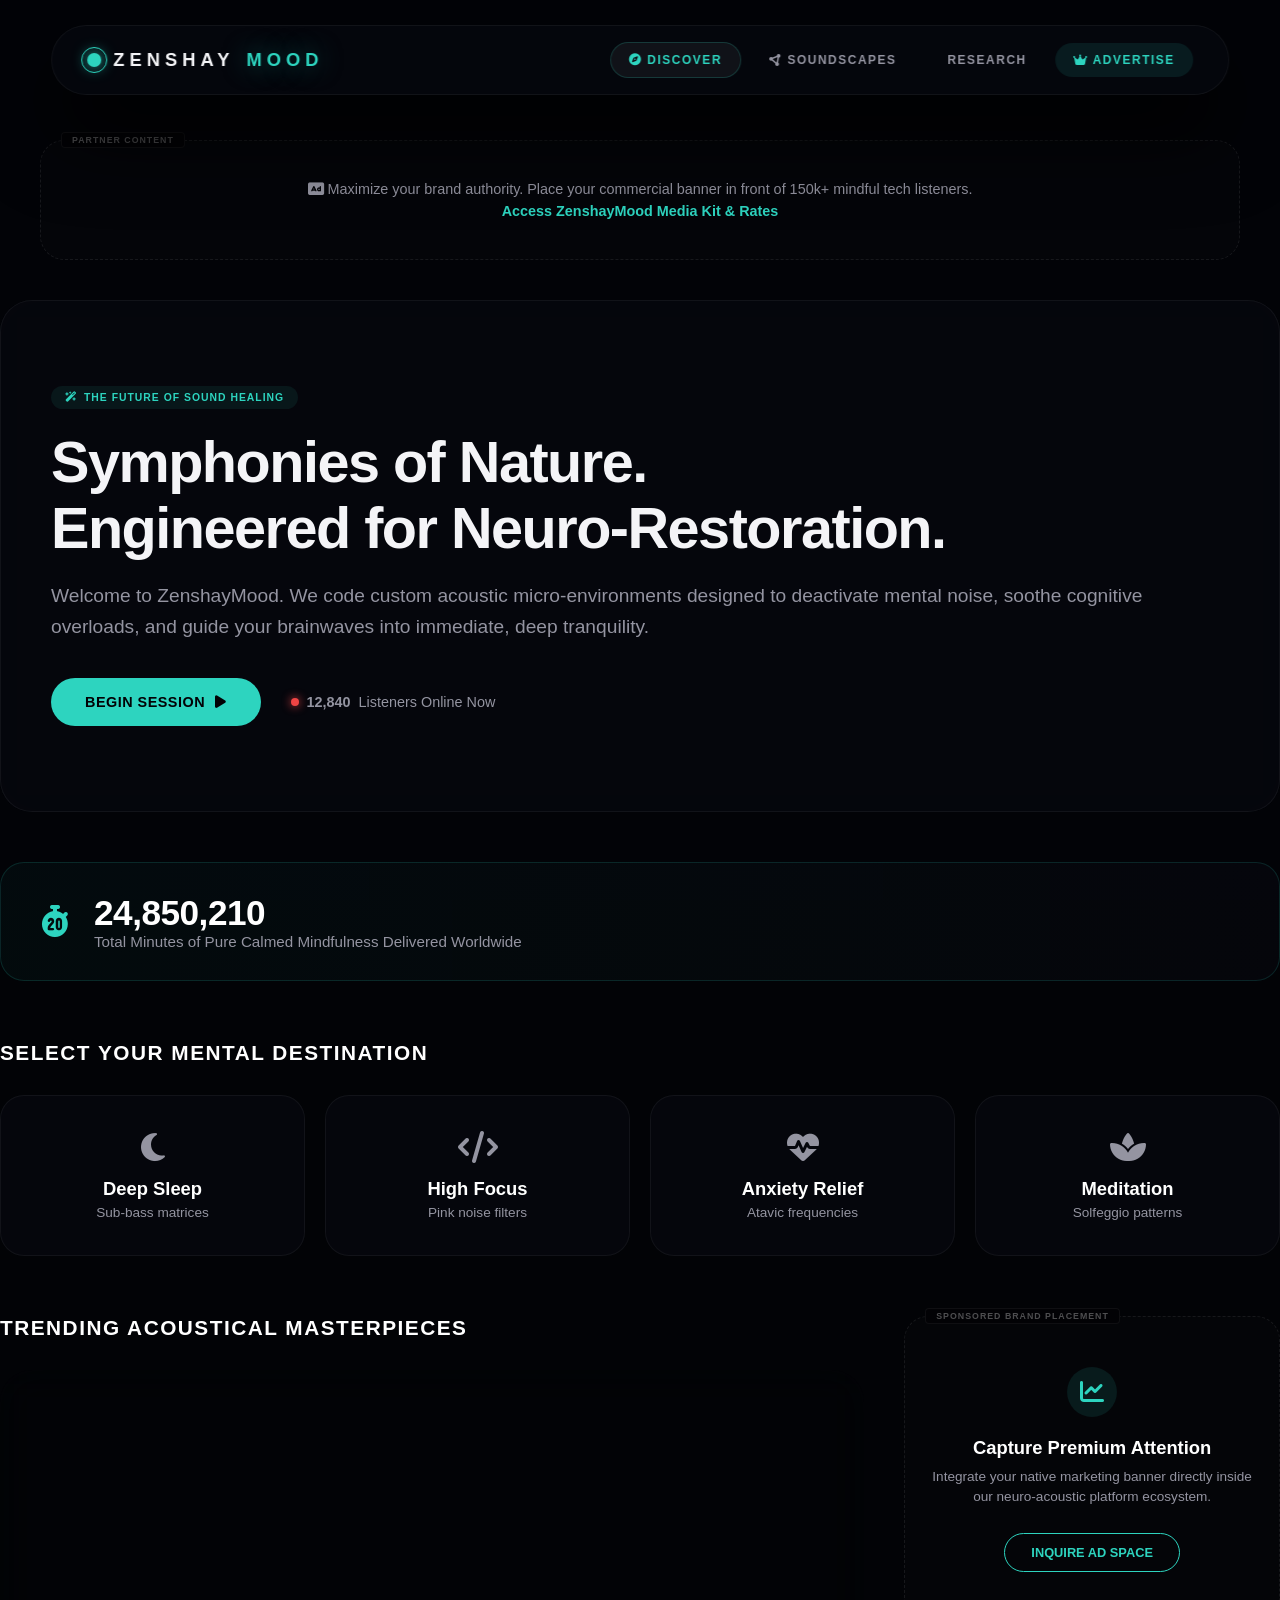
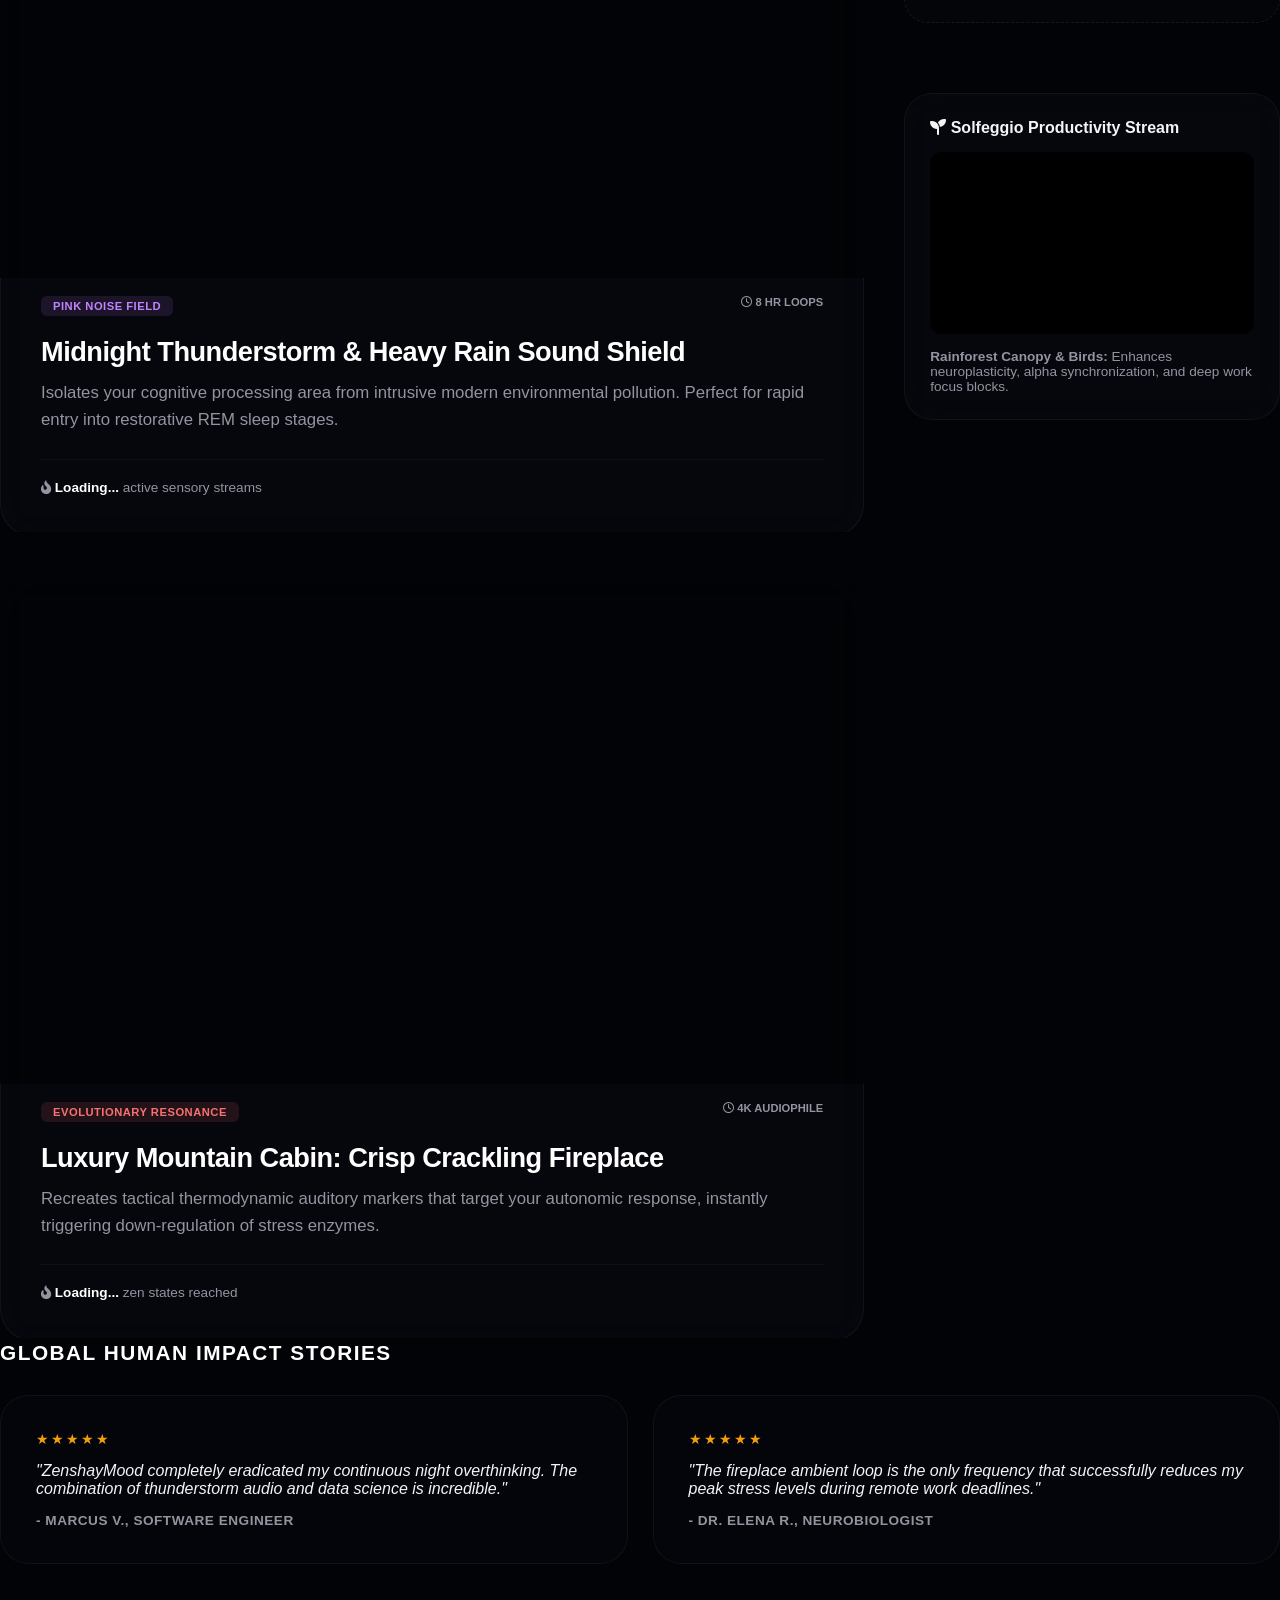
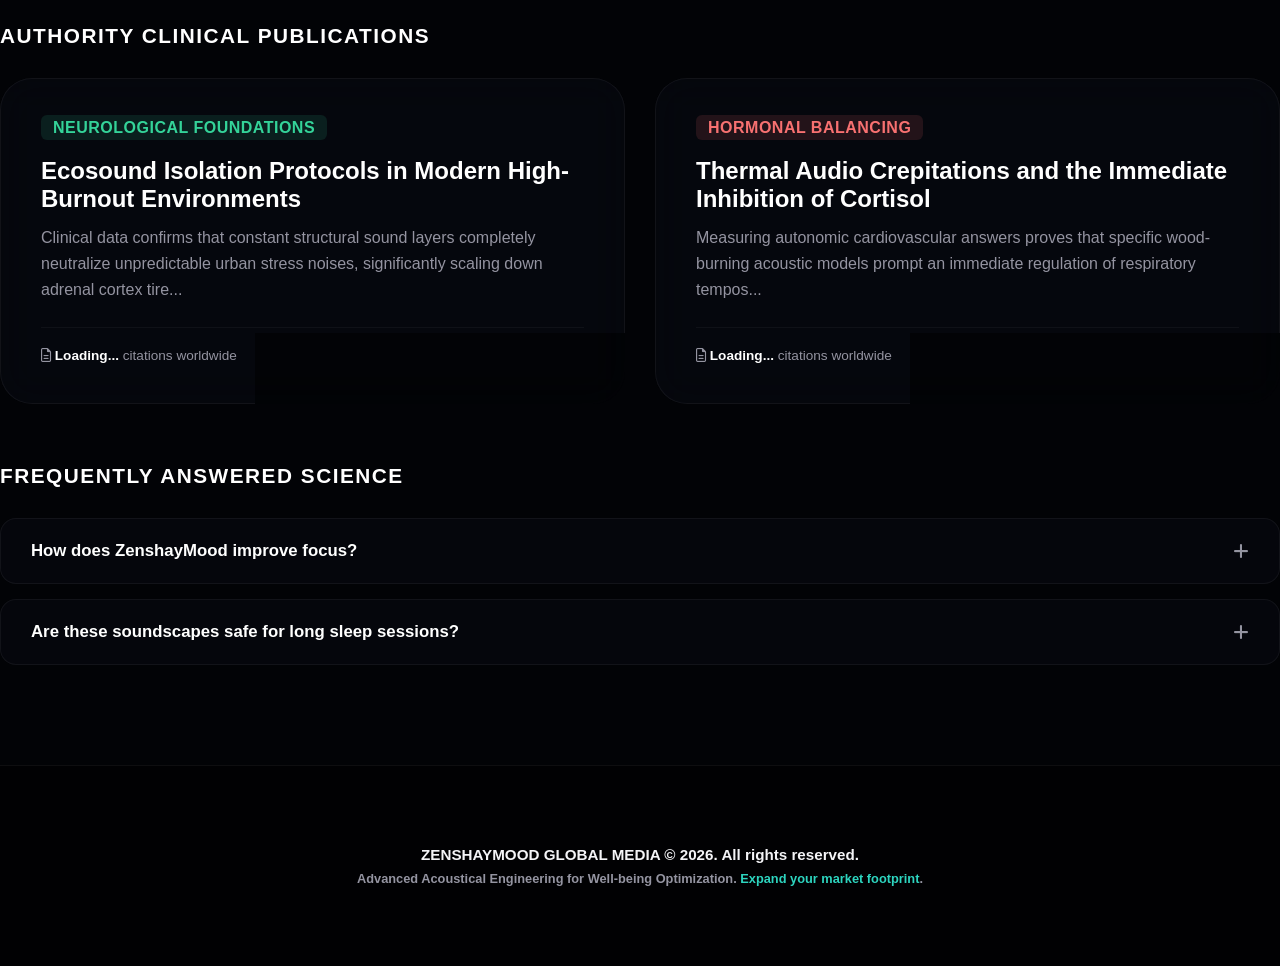
<file: index.html>
<!DOCTYPE html>
<html lang="en">
<head>
    <meta charset="UTF-8">
    <meta name="viewport" content="width=device-width, initial-scale=1.0">
    <title>ZenshayMood | Interactive Neuro-Acoustic Ecosystem</title>
    <link rel="stylesheet" href="style.css">
    <link rel="stylesheet" href="https://cdnjs.cloudflare.com/ajax/libs/font-awesome/6.4.0/css/all.min.css">
    <script src="script.js" defer></script>
</head>
<body>

    <!-- 🌊 DEFINITIVE: Professional Interactive Fluid Water Canvas -->
    <canvas id="water-canvas"></canvas>

    <!-- Premium Glassmorphic Header -->
    <nav>
        <div class="logo" onclick="switchTab('inicio')">
            <div class="logo-icon"></div>
            ZENSHAY<span>MOOD</span>
        </div>
        <ul class="nav-links">
            <li class="nav-btn active" data-target="inicio"><i class="fa-solid fa-compass"></i> Discover</li>
            <li class="nav-btn" data-target="sonidos"><i class="fa-solid fa-circle-nodes"></i> Soundscapes</li>
            <li class="nav-btn" data-target="articulos"><i class="fa-solid fa-flask-pulse"></i> Research</li>
            <li class="nav-btn advertise-nav" data-target="publicidad"><i class="fa-solid fa-crown"></i> Advertise</li>
        </ul>
    </nav>

    <!-- SPONSORED HEADER LEADERSHIP BANNER -->
    <div class="ad-container ad-leaderboard scroll-animate">
        <div class="ad-badge">PARTNER CONTENT</div>
        <div class="ad-placeholder">
            <p><i class="fa-solid fa-rectangle-ad"></i> Maximize your brand authority. Place your commercial banner in front of 150k+ mindful tech listeners.</p>
            <span class="ad-link" onclick="switchTab('publicidad')">Access ZenshayMood Media Kit & Rates</span>
        </div>
    </div>

    <!-- MAIN PLATFORM INTERFACE -->
    <main class="container">
        
        <!-- ================= SECTION 1: EXTENDED HOME ================= -->
        <section id="inicio" class="tab-section active">
            
            <!-- BLOCK 1: IMMERSIVE HERO -->
            <div class="hero-container scroll-animate">
                <span class="hero-badge"><i class="fa-solid fa-wand-magic-sparkles"></i> The Future of Sound Healing</span>
                <h2>Symphonies of Nature.<br>Engineered for Neuro-Restoration.</h2>
                <p>Welcome to ZenshayMood. We code custom acoustic micro-environments designed to deactivate mental noise, soothe cognitive overloads, and guide your brainwaves into immediate, deep tranquility.</p>
                <div class="hero-actions">
                    <button class="btn-main" onclick="switchTab('sonidos')">Begin Session <i class="fa-solid fa-play"></i></button>
                    <span class="live-indicator"><span class="pulse-dot"></span> <strong>12,840</strong> Listeners Online Now</span>
                </div>
            </div>

            <!-- BLOCK 2: LIVE METRICS TICKER -->
            <div class="ticker-section scroll-animate">
                <div class="ticker-card">
                    <i class="fa-solid fa-stopwatch-20 fa-2x animate-icon"></i>
                    <div>
                        <h4 id="live-minutes">24,850,210</h4>
                        <p>Total Minutes of Pure Calmed Mindfulness Delivered Worldwide</p>
                    </div>
                </div>
            </div>

            <!-- BLOCK 3: MOOD CATEGORIES INTERACTIVE MATRIX -->
            <h3 class="section-title scroll-animate">Select Your Mental Destination</h3>
            <div class="mood-matrix scroll-animate">
                <div class="mood-item" onclick="switchTab('sonidos')">
                    <i class="fa-solid fa-moon"></i>
                    <h4>Deep Sleep</h4>
                    <p>Sub-bass matrices</p>
                </div>
                <div class="mood-item" onclick="switchTab('sonidos')">
                    <i class="fa-solid fa-code"></i>
                    <h4>High Focus</h4>
                    <p>Pink noise filters</p>
                </div>
                <div class="mood-item" onclick="switchTab('sonidos')">
                    <i class="fa-solid fa-heart-pulse"></i>
                    <h4>Anxiety Relief</h4>
                    <p>Atavic frequencies</p>
                </div>
                <div class="mood-item" onclick="switchTab('sonidos')">
                    <i class="fa-solid fa-spa"></i>
                    <h4>Meditation</h4>
                    <p>Solfeggio patterns</p>
                </div>
            </div>

            <!-- BLOCK 4: VIRAL SOUNDSCAPES LAYOUT -->
            <div class="main-layout">
                <div class="content-column">
                    <h3 class="section-title scroll-animate">Trending Acoustical Masterpieces</h3>
                    <div class="video-news-feed">
                        
                        <!-- Video Card 1 -->
                        <div class="premium-card scroll-animate">
                            <div class="video-box">
                                <iframe src="https://www.youtube.com/embed/vU2zX8ICyDg" allowfullscreen></iframe>
                            </div>
                            <div class="premium-card-body">
                                <div class="meta-top">
                                    <span class="badge badge-rain">Pink Noise Field</span>
                                    <span class="time"><i class="fa-regular fa-clock"></i> 8 HR LOOPS</span>
                                </div>
                                <h3>Midnight Thunderstorm & Heavy Rain Sound Shield</h3>
                                <p>Isolates your cognitive processing area from intrusive modern environmental pollution. Perfect for rapid entry into restorative REM sleep stages.</p>
                                <div class="counter-row">
                                    <span><i class="fa-solid fa-fire-flame-curved"></i> <span class="view-counter" data-id="video-tormenta">Loading...</span> active sensory streams</span>
                                </div>
                            </div>
                        </div>

                        <!-- Video Card 2 -->
                        <div class="premium-card scroll-animate">
                            <div class="video-box">
                                <iframe src="https://www.youtube.com/embed/fPLutVIVp0g" allowfullscreen></iframe>
                            </div>
                            <div class="premium-card-body">
                                <div class="meta-top">
                                    <span class="badge badge-fire">Evolutionary Resonance</span>
                                    <span class="time"><i class="fa-regular fa-clock"></i> 4K AUDIOPHILE</span>
                                </div>
                                <h3>Luxury Mountain Cabin: Crisp Crackling Fireplace</h3>
                                <p>Recreates tactical thermodynamic auditory markers that target your autonomic response, instantly triggering down-regulation of stress enzymes.</p>
                                <div class="counter-row">
                                    <span><i class="fa-solid fa-fire-flame-curved"></i> <span class="view-counter" data-id="video-cabaña">Loading...</span> zen states reached</span>
                                </div>
                            </div>
                        </div>

                    </div>
                </div>

                <!-- SIDEBAR MONETIZATION AND EXTRA MEDIA -->
                <aside class="sidebar-column">
                    <div class="ad-container ad-sidebar scroll-animate">
                        <div class="ad-badge">SPONSORED BRAND PLACEMENT</div>
                        <div class="ad-box-vertical">
                            <div class="ad-icon-wrapper"><i class="fa-solid fa-chart-line fa-xl"></i></div>
                            <h4>Capture Premium Attention</h4>
                            <p>Integrate your native marketing banner directly inside our neuro-acoustic platform ecosystem.</p>
                            <button class="btn-ad" onclick="switchTab('publicidad')">Inquire Ad Space</button>
                        </div>
                    </div>

                    <div class="sidebar-widget scroll-animate">
                        <h4><i class="fa-solid fa-seedling"></i> Solfeggio Productivity Stream</h4>
                        <div class="video-box" style="margin: 15px 0; border-radius: 12px;">
                            <iframe src="https://www.youtube.com/embed/z7EVgVhPEss" allowfullscreen></iframe>
                        </div>
                        <p style="font-size:0.85rem; color:var(--text-secondary);"><strong>Rainforest Canopy & Birds:</strong> Enhances neuroplasticity, alpha synchronization, and deep work focus blocks.</p>
                    </div>
                </aside>
            </div>

            <!-- BLOCK 5: SOCIAL PROOF / USER TESTIMONIALS -->
            <h3 class="section-title scroll-animate">Global Human Impact Stories</h3>
            <div class="testimonials-grid">
                <div class="testimonial-card scroll-animate">
                    <div class="stars">★★★★★</div>
                    <p>"ZenshayMood completely eradicated my continuous night overthinking. The combination of thunderstorm audio and data science is incredible."</p>
                    <h5>- Marcus V., Software Engineer</h5>
                </div>
                <div class="testimonial-card scroll-animate">
                    <div class="stars">★★★★★</div>
                    <p>"The fireplace ambient loop is the only frequency that successfully reduces my peak stress levels during remote work deadlines."</p>
                    <h5>- Dr. Elena R., Neurobiologist</h5>
                </div>
            </div>

            <!-- BLOCK 6: SCIENTIFIC RESEARCH FEED -->
            <h3 class="section-title scroll-animate">Authority Clinical Publications</h3>
            <div class="magazine-grid">
                <article class="magazine-card scroll-animate">
                    <span class="badge badge-science">Neurological Foundations</span>
                    <h3>Ecosound Isolation Protocols in Modern High-Burnout Environments</h3>
                    <p>Clinical data confirms that constant structural sound layers completely neutralize unpredictable urban stress noises, significantly scaling down adrenal cortex tire...</p>
                    <div class="counter-row">
                        <span><i class="fa-regular fa-file-lines"></i> <span class="view-counter" data-id="art-tormenta">Loading...</span> citations worldwide</span>
                    </div>
                </article>

                <article class="magazine-card scroll-animate">
                    <span class="badge badge-fire">Hormonal Balancing</span>
                    <h3>Thermal Audio Crepitations and the Immediate Inhibition of Cortisol</h3>
                    <p>Measuring autonomic cardiovascular answers proves that specific wood-burning acoustic models prompt an immediate regulation of respiratory tempos...</p>
                    <div class="counter-row">
                        <span><i class="fa-regular fa-file-lines"></i> <span class="view-counter" data-id="art-fuego">Loading...</span> citations worldwide</span>
                    </div>
                </article>
            </div>

            <!-- BLOCK 7: INTERACTIVE FAQ ACCORDION -->
            <h3 class="section-title scroll-animate">Frequently Answered Science</h3>
            <div class="faq-container scroll-animate">
                <div class="faq-item" onclick="toggleFaq(this)">
                    <div class="faq-question">How does ZenshayMood improve focus? <i class="fa-solid fa-plus"></i></div>
                    <div class="faq-answer">By filtering out destructive external frequencies and utilizing specific audio matrices that prompt steady Alpha neural wave synchronization.</div>
                </div>
                <div class="faq-item" onclick="toggleFaq(this)">
                    <div class="faq-question">Are these soundscapes safe for long sleep sessions? <i class="fa-solid fa-plus"></i></div>
                    <div class="faq-answer">Absolutely. Our ecosystem delivers fully organic, uncompressed background fields that mimic real environment acoustics, offering a completely harmless rest environment.</div>
                </div>
            </div>

        </section>

        <!-- SECTION 2: CATALOGUE -->
        <section id="sonidos" class="tab-section">
            <h3 class="section-title">High-Fidelity Audio Ecosounds</h3>
            <div class="grid" id="grid-sonidos-clone"></div>
        </section>

        <!-- SECTION 3: ARTICLES -->
        <section id="articulos" class="tab-section">
            <h3 class="section-title">Science Index & Research Library</h3>
            <div class="magazine-grid" id="blog-clone"></div>
        </section>

        <!-- SECTION 4: ADVERTISING PLATFORM -->
        <section id="publicidad" class="tab-section">
            <div class="hero-container scroll-animate" style="background: rgba(45, 212, 191, 0.02); border-color: rgba(45, 212, 191, 0.2);">
                <h2>Corporate Ad Solutions & Ecosystem Visibility</h2>
                <p>Align your consumer brand with premium mental healthcare, audio mastery, and performance optimization. We architect deep integrations for selective enterprise partners.</p>
            </div>

            <div class="pricing-grid">
                <div class="price-card scroll-animate">
                    <h3>Header Leaderboard Slot</h3>
                    <p class="price">Contact Monetization Team</p>
                    <ul>
                        <li>Maximum conversion above-the-fold canvas.</li>
                        <li>Interactive call-to-action link inclusion.</li>
                        <li>Dynamic geo-targeted visitor segmentation.</li>
                    </ul>
                    <a href="mailto:ads@zenshaymood.com" class="btn-main" style="width:100%; justify-content:center;">Inquire Dynamic Banner</a>
                </div>

                <div class="price-card feature-price scroll-animate">
                    <h3>Native Ecosound Sponsorship</h3>
                    <p class="price">Global Brand Partner</p>
                    <ul>
                        <li>Permanent contextual brand overlay on premium players.</li>
                        <li>Direct outbound backlink inside peer-reviewed indexing.</li>
                        <li>Strategic home page hero placement options.</li>
                    </ul>
                    <a href="mailto:ads@zenshaymood.com" class="btn-main" style="width:100%; justify-content:center; background:#fff; color:#000;">Book Media Partnership</a>
                </div>
            </div>
        </section>

    </main>

    <footer>
        <p><strong>ZENSHAYMOOD GLOBAL MEDIA</strong> &copy; 2026. All rights reserved.</p>
        <p class="footer-sub">Advanced Acoustical Engineering for Well-being Optimization. <span style="color:var(--cyan-zen); cursor:pointer;" onclick="switchTab('publicidad')">Expand your market footprint</span>.</p>
    </footer>

</body>
</html>
</file>
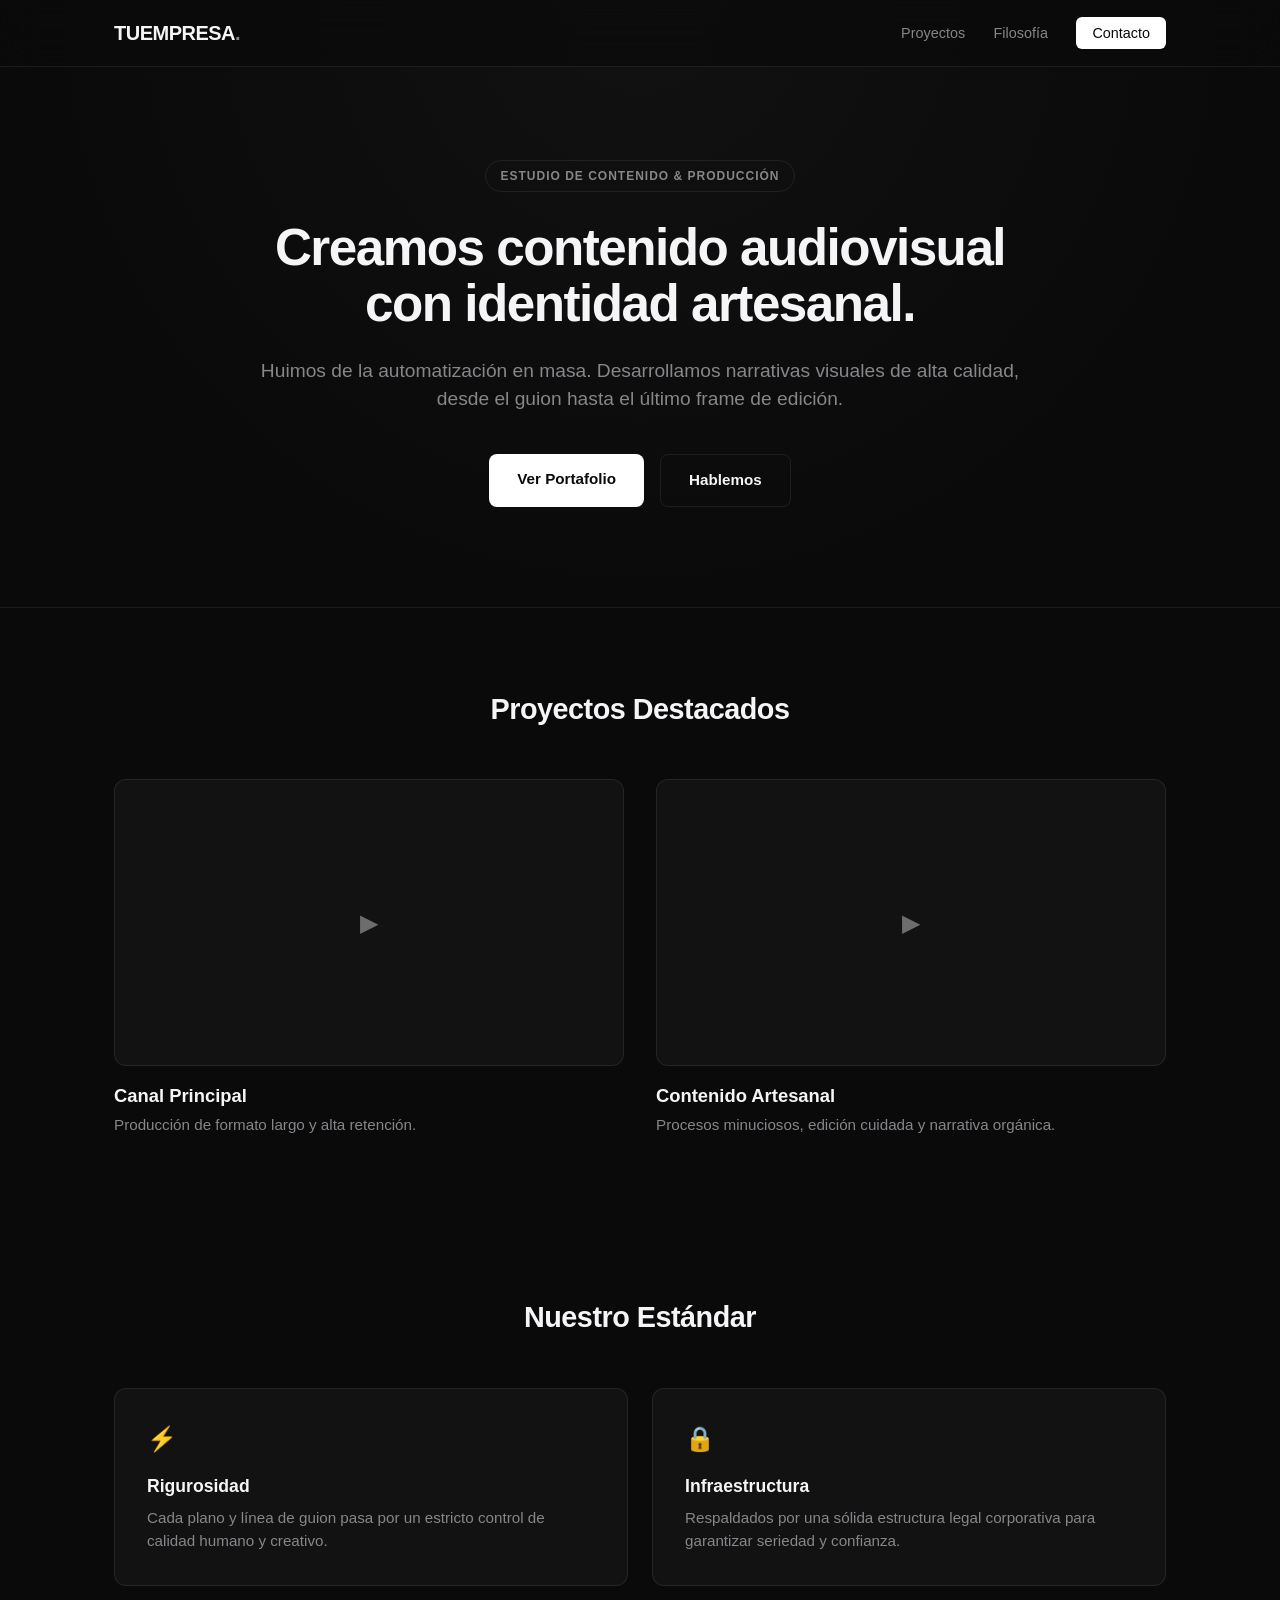
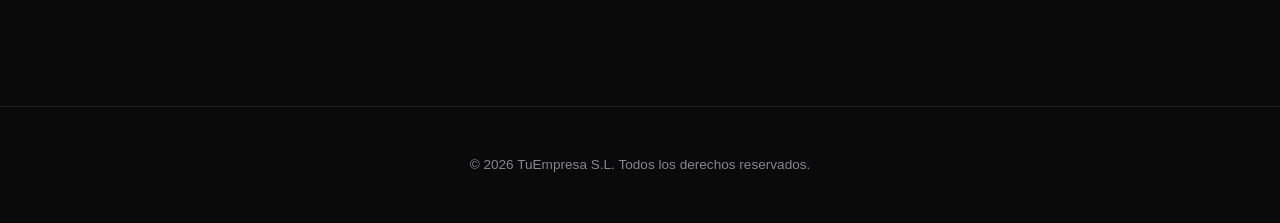
<file: pagina/index.html>
<!DOCTYPE html>
<html lang="es">
<head>
    <meta charset="UTF-8">
    <meta name="viewport" content="width=device-width, initial-scale=1.0">
    <title>TuEmpresa | Producción Audiovisual Premium</title>
    <link rel="stylesheet" href="style.css">
</head>
<body>

    <header>
        <div class="nav-container">
            <div class="logo">TUEMPRESA<span class="dot">.</span></div>
            <nav class="nav-menu">
                <a href="#proyectos">Proyectos</a>
                <a href="#filosofia">Filosofía</a>
                <a href="mailto:info@tuempresa.com" class="nav-cta">Contacto</a>
            </nav>
        </div>
    </header>

    <main>
        <!-- SECCIÓN HERO -->
        <section class="hero">
            <div class="hero-container">
                <span class="tagline">Estudio de Contenido & Producción</span>
                <h1>Creamos contenido audiovisual con identidad artesanal.</h1>
                <p>Huimos de la automatización en masa. Desarrollamos narrativas visuales de alta calidad, desde el guion hasta el último frame de edición.</p>
                <div class="hero-actions">
                    <a href="#proyectos" class="btn-primary">Ver Portafolio</a>
                    <a href="mailto:info@tuempresa.com" class="btn-secondary">Hablemos</a>
                </div>
            </div>
        </section>

        <!-- SECCIÓN PORTAFOLIO (Muestra tus canales/vídeos) -->
        <section class="portfolio" id="proyectos">
            <div class="container">
                <h2 class="section-title">Proyectos Destacados</h2>
                <div class="portfolio-grid">
                    <!-- Proyecto 1 -->
                    <div class="portfolio-item">
                        <div class="video-placeholder">
                            <!-- Aquí puedes poner un embed de YouTube en el futuro -->
                            <span class="play-icon">▶</span>
                        </div>
                        <h3>Canal Principal</h3>
                        <p>Producción de formato largo y alta retención.</p>
                    </div>
                    <!-- Proyecto 2 -->
                    <div class="portfolio-item">
                        <div class="video-placeholder">
                            <span class="play-icon">▶</span>
                        </div>
                        <h3>Contenido Artesanal</h3>
                        <p>Procesos minuciosos, edición cuidada y narrativa orgánica.</p>
                    </div>
                </div>
            </div>
        </section>

        <!-- SECCIÓN FILOSOFÍA -->
        <section class="features" id="filosofia">
            <div class="container">
                <h2 class="section-title">Nuestro Estándar</h2>
                <div class="grid">
                    <div class="card">
                        <div class="card-icon">⚡</div>
                        <h3>Rigurosidad</h3>
                        <p>Cada plano y línea de guion pasa por un estricto control de calidad humano y creativo.</p>
                    </div>
                    <div class="card">
                        <div class="card-icon">🔒</div>
                        <h3>Infraestructura</h3>
                        <p>Respaldados por una sólida estructura legal corporativa para garantizar seriedad y confianza.</p>
                    </div>
                </div>
            </div>
        </section>
    </main>

    <footer>
        <p>&copy; 2026 TuEmpresa S.L. Todos los derechos reservados.</p>
    </footer>

</body>
</html>
</file>
<file: style.css>
:root {
    --bg-main: #020306;
    --card-surface: rgba(8, 10, 18, 0.65);
    --border-premium: rgba(255, 255, 255, 0.05);
    --text-primary: #f4f4f7;
    --text-secondary: #9494a1;
    --cyan-zen: #2dd4bf;
    --font-stack: -apple-system, BlinkMacSystemFont, 'Segoe UI', Roboto, sans-serif;
}

* { box-sizing: border-box; margin: 0; padding: 0; }

body {
    background-color: var(--bg-main);
    color: var(--text-primary);
    font-family: var(--font-stack);
    padding-top: 140px;
    min-height: 100vh;
    overflow-x: hidden;
}

/* 🌊 CANVA FLUIDO PREMIUM (Cero polígonos, acelerado por tarjeta gráfica) */
#water-canvas {
    position: fixed;
    top: 0;
    left: 0;
    width: 100vw;
    height: 100vh;
    z-index: -10;
    background-color: #020307;
    pointer-events: none;
}

/* PREMIUM NAVIGATION CONTROL */
nav {
    position: fixed; top: 25px; left: 50%; transform: translateX(-50%);
    width: 92%; max-width: 1200px;
    background: rgba(6, 8, 15, 0.75);
    backdrop-filter: blur(35px); -webkit-backdrop-filter: blur(35px);
    border: 1px solid var(--border-premium); border-radius: 100px;
    display: flex; justify-content: space-between; align-items: center;
    padding: 16px 35px; z-index: 1000;
    box-shadow: 0 40px 80px rgba(0,0,0,0.85);
}

.logo { font-size: 1.15rem; font-weight: 900; letter-spacing: 5px; cursor: pointer; display: flex; align-items: center; gap: 12px; }
.logo span { color: var(--cyan-zen); text-shadow: 0 0 25px rgba(45, 212, 191, 0.5); }

.logo-icon {
    width: 14px; height: 14px; background: var(--cyan-zen); border-radius: 50%;
    position: relative; box-shadow: 0 0 15px var(--cyan-zen);
}
.logo-icon::after {
    content: ''; position: absolute; top: -6px; left: -6px; right: -6px; bottom: -6px;
    border: 1px solid var(--cyan-zen); border-radius: 50%;
    animation: pulseIcon 3s linear infinite;
}
@keyframes pulseIcon { 0% { transform: scale(0.8); opacity: 1; } 100% { transform: scale(2.2); opacity: 0; } }

.nav-links { display: flex; gap: 10px; list-style: none; align-items: center; }
.nav-links li {
    color: var(--text-secondary); cursor: pointer; font-size: 0.75rem;
    font-weight: 700; text-transform: uppercase; letter-spacing: 1.5px;
    padding: 10px 18px; border-radius: 100px; transition: 0.3s;
}
.nav-links li:hover, .nav-links li.active { color: #fff; background: rgba(255,255,255,0.05); }
.nav-links li.active { color: var(--cyan-zen); border: 1px solid rgba(45, 212, 191, 0.2); }
.advertise-nav { background: rgba(45, 212, 191, 0.1); color: var(--cyan-zen) !important; }

/* CINEMATIC SCROLL ANIMATION GRAPHICS (Elastic Easing) */
.scroll-animate {
    opacity: 0;
    transform: translateY(40px) scale(0.97);
    filter: blur(10px);
    transition: opacity 1.2s cubic-bezier(0.215, 0.61, 0.355, 1), transform 1.2s cubic-bezier(0.215, 0.61, 0.355, 1), filter 1.2s cubic-bezier(0.215, 0.61, 0.355, 1);
}
.scroll-animate.reveal {
    opacity: 1;
    transform: translateY(0) scale(1);
    filter: blur(0px);
}

/* HERO ELEMENTS */
.hero-container {
    padding: 85px 50px; background: rgba(10, 12, 22, 0.45);
    border: 1px solid var(--border-premium); border-radius: 32px; margin-bottom: 50px;
    backdrop-filter: blur(25px); -webkit-backdrop-filter: blur(25px);
}
.hero-badge {
    display: inline-flex; align-items: center; gap: 6px; background: rgba(45, 212, 191, 0.08); color: var(--cyan-zen);
    font-size: 0.65rem; font-weight: 800; padding: 6px 14px; border-radius: 50px; margin-bottom: 20px; text-transform: uppercase; letter-spacing: 1px;
}
.hero-container h2 { font-size: 3.6rem; font-weight: 800; line-height: 1.15; margin-bottom: 20px; letter-spacing: -1.5px; }
.hero-container p { color: var(--text-secondary); font-size: 1.2rem; line-height: 1.6; margin-bottom: 35px; }

.hero-actions { display: flex; align-items: center; gap: 30px; }
.live-indicator { display: inline-flex; align-items: center; gap: 8px; font-size: 0.9rem; color: var(--text-secondary); }
.pulse-dot { width: 8px; height: 8px; background-color: #ef4444; border-radius: 50%; display: inline-block; box-shadow: 0 0 10px #ef4444; animation: livePulse 1.5s infinite alternate; }
@keyframes livePulse { 0% { opacity: 0.3; } 100% { opacity: 1; } }

/* TICKER & METRICS */
.ticker-section { margin-bottom: 60px; }
.ticker-card {
    background: linear-gradient(90deg, rgba(45, 212, 191, 0.04) 0%, rgba(10, 12, 20, 0.4) 100%);
    border: 1px solid rgba(45, 212, 191, 0.15); border-radius: 24px; padding: 30px 40px;
    display: flex; align-items: center; gap: 25px; backdrop-filter: blur(15px); -webkit-backdrop-filter: blur(15px);
}
.ticker-card h4 { font-size: 2.2rem; font-weight: 900; color: #fff; letter-spacing: -0.5px; }
.ticker-card p { color: var(--text-secondary); font-size: 0.95rem; }
.animate-icon { color: var(--cyan-zen); animation: slowSpin 20s linear infinite; }
@keyframes slowSpin { 100% { transform: rotate(360deg); } }

/* MOOD CATEGORIES MATRIX */
.mood-matrix { display: grid; grid-template-columns: repeat(auto-fit, minmax(220px, 1fr)); gap: 20px; margin-bottom: 60px; }
.mood-item {
    background: rgba(10, 12, 22, 0.45); border: 1px solid var(--border-premium); padding: 35px 25px;
    border-radius: 24px; text-align: center; cursor: pointer; transition: all 0.4s ease;
    backdrop-filter: blur(15px); -webkit-backdrop-filter: blur(15px);
}
.mood-item i { font-size: 2rem; color: var(--text-secondary); margin-bottom: 15px; transition: color 0.3s; }
.mood-item h4 { font-size: 1.15rem; color: #fff; margin-bottom: 5px; }
.mood-item p { font-size: 0.85rem; color: var(--text-secondary); }
.mood-item:hover {
    transform: translateY(-5px); border-color: var(--cyan-zen); background: rgba(45, 212, 191, 0.03);
}
.mood-item:hover i { color: var(--cyan-zen); }

/* LAYOUT STRUCT */
.main-layout { display: flex; gap: 40px; }
.content-column { flex: 2.3; }
.sidebar-column { flex: 1; display: flex; flex-direction: column; gap: 30px; }

.section-title { font-size: 1.3rem; font-weight: 800; margin-bottom: 30px; text-transform: uppercase; letter-spacing: 1.5px; color: #fff; }

.video-news-feed { display: flex; flex-direction: column; gap: 40px; }
.premium-card { background: var(--card-surface); border: 1px solid var(--border-premium); border-radius: 32px; overflow: hidden; transition: 0.4s cubic-bezier(0.16, 1, 0.3, 1); backdrop-filter: blur(20px); -webkit-backdrop-filter: blur(20px); }
.premium-card:hover { transform: translateY(-5px); border-color: rgba(45, 212, 191, 0.25); box-shadow: 0 30px 60px rgba(0,0,0,0.6); }
.video-box { position: relative; padding-bottom: 56.25%; height: 0; background: #000; overflow: hidden; }
.video-box iframe { position: absolute; top:0; left:0; width:100%; height:100%; border:0; }

.premium-card-body { padding: 40px; }
.meta-top { display: flex; justify-content: space-between; font-size: 0.7rem; margin-bottom: 20px; }
.badge { font-weight: 800; text-transform: uppercase; padding: 4px 12px; border-radius: 6px; letter-spacing: 0.5px; }
.badge-rain { background: rgba(192, 132, 252, 0.12); color: #c084fc; }
.badge-fire { background: rgba(248, 113, 113, 0.12); color: #f87171; }
.badge-science { background: rgba(52, 211, 153, 0.12); color: #34d399; }
.time { color: var(--text-secondary); font-weight: 700; }

.premium-card h3 { font-size: 1.7rem; margin-bottom: 12px; color: #fff; font-weight: 700; letter-spacing: -0.5px; }
.premium-card p { color: var(--text-secondary); margin-bottom: 25px; font-size: 1.05rem; line-height: 1.6; }
.counter-row { display: flex; align-items: center; gap: 8px; font-size: 0.85rem; color: var(--text-secondary); border-top: 1px solid rgba(255,255,255,0.04); padding-top: 20px; }
.view-counter { color: #fff; font-weight: 800; }

/* SPONSORS */
.ad-container { max-width: 1200px; margin: 0 auto 40px auto; background: rgba(255,255,255,0.01); border: 1px dashed rgba(255,255,255,0.08); border-radius: 24px; position: relative; }
.ad-badge { position: absolute; top: -9px; left: 20px; background: #020205; color: rgba(255,255,255,0.3); font-size: 0.55rem; font-weight: 800; padding: 2px 10px; border-radius: 4px; letter-spacing: 1px; border: 1px solid var(--border-premium); }
.ad-placeholder { text-align: center; padding: 40px 20px; color: var(--text-secondary); font-size: 0.9rem; }
.ad-link { color: var(--cyan-zen); cursor: pointer; font-weight: 700; display: inline-block; margin-top: 6px; }

.ad-box-vertical { padding: 50px 25px; text-align: center; color: var(--text-secondary); }
.ad-icon-wrapper { width: 50px; height: 50px; background: rgba(45, 212, 191, 0.1); color: var(--cyan-zen); border-radius: 50%; display: flex; align-items: center; justify-content: center; margin: 0 auto 20px auto; }
.ad-box-vertical h4 { color: #fff; margin-bottom: 8px; font-size: 1.15rem; }
.ad-box-vertical p { font-size: 0.85rem; margin-bottom: 25px; line-height: 1.5; }
.btn-ad { background: none; border: 1px solid var(--cyan-zen); color: var(--cyan-zen); padding: 11px 26px; border-radius: 100px; cursor: pointer; font-weight: 700; font-size: 0.8rem; text-transform: uppercase; transition: 0.3s; }
.btn-ad:hover { background: var(--cyan-zen); color: #000; box-shadow: 0 0 20px rgba(45, 212, 191, 0.4); }

.sidebar-widget { background: var(--card-surface); border: 1px solid var(--border-premium); border-radius: 28px; padding: 25px; backdrop-filter: blur(20px); -webkit-backdrop-filter: blur(20px); }

/* TESTIMONIALS SECTION */
.testimonials-grid { display: grid; grid-template-columns: repeat(auto-fit, minmax(300px, 1fr)); gap: 25px; margin-bottom: 60px; }
.testimonial-card { background: rgba(10, 12, 22, 0.35); border: 1px solid var(--border-premium); padding: 35px; border-radius: 28px; backdrop-filter: blur(15px); -webkit-backdrop-filter: blur(15px); }
.testimonial-card .stars { color: #f59e0b; margin-bottom: 15px; font-size: 0.9rem; letter-spacing: 2px; }
.testimonial-card p { font-size: 1rem; font-style: italic; color: var(--text-primary); margin-bottom: 15px; }
.testimonial-card h5 { font-size: 0.85rem; color: var(--text-secondary); text-transform: uppercase; letter-spacing: 0.5px; }

/* EDITORIAL ADVANCED */
.magazine-grid { display: grid; grid-template-columns: repeat(auto-fit, minmax(450px, 1fr)); gap: 30px; margin-bottom: 60px; }
.magazine-card { background: var(--card-surface); border: 1px solid var(--border-premium); border-radius: 32px; padding: 40px; transition: 0.4s; backdrop-filter: blur(20px); -webkit-backdrop-filter: blur(20px); }
.magazine-card h3 { font-size: 1.5rem; color: #fff; margin: 20px 0 12px 0; font-weight: 700; }
.magazine-card p { color: var(--text-secondary); margin-bottom: 25px; font-size: 1rem; line-height: 1.6; }

/* FAQ ACCORDION */
.faq-container { display: flex; flex-direction: column; gap: 15px; margin-bottom: 40px; }
.faq-item { background: rgba(10, 12, 22, 0.45); border: 1px solid var(--border-premium); border-radius: 16px; overflow: hidden; cursor: pointer; transition: 0.3s; }
.faq-question { padding: 22px 30px; font-size: 1.05rem; font-weight: 700; color: #fff; display: flex; justify-content: space-between; align-items: center; }
.faq-question i { color: var(--text-secondary); transition: transform 0.3s; }
.faq-answer { padding: 0 30px; max-height: 0; overflow: hidden; color: var(--text-secondary); font-size: 0.95rem; line-height: 1.6; transition: max-height 0.3s ease, padding 0.3s ease; }
.faq-item.open { border-color: rgba(45, 212, 191, 0.3); background: rgba(10, 12, 22, 0.65); }
.faq-item.open .faq-question i { transform: rotate(45deg); color: var(--cyan-zen); }
.faq-item.open .faq-answer { padding: 0 30px 25px 30px; max-height: 200px; }

/* PACKAGES */
.pricing-grid { display: grid; grid-template-columns: repeat(auto-fit, minmax(320px, 1fr)); gap: 30px; margin-top: 40px; }
.price-card { background: var(--card-surface); border: 1px solid var(--border-premium); border-radius: 32px; padding: 50px 40px; text-align: center; }
.feature-price { border-color: var(--cyan-zen); box-shadow: 0 0 40px rgba(45,212,191,0.15); }
.price { font-size: 2.2rem; font-weight: 900; color: var(--cyan-zen); margin: 20px 0; }
.price-card ul { list-style: none; text-align: left; margin: 30px 0; color: var(--text-secondary); font-size: 0.9rem; }
.price-card ul li { margin-bottom: 15px; display: flex; align-items: center; gap: 10px; }
.price-card ul li::before { content: '✓'; color: var(--cyan-zen); font-weight: bold; }

.btn-main { background: var(--cyan-zen); color: #020205; padding: 16px 34px; border-radius: 100px; font-weight: 700; text-decoration: none; display: inline-flex; align-items: center; gap: 10px; border: none; cursor: pointer; transition: 0.3s; font-size: 0.9rem; text-transform: uppercase; letter-spacing: 0.5px; }
.btn-main:hover { transform: translateY(-2px); box-shadow: 0 15px 35px rgba(45,212,191,0.35); }

/* SYSTEM GENERALS */
.tab-section { display: none; }
.tab-section.active { display: block; }
.grid { display: grid; grid-template-columns: repeat(auto-fit, minmax(350px, 1fr)); gap: 30px; }

footer { text-align: center; padding: 80px 20px; margin-top: 100px; border-top: 1px solid var(--border-premium); background: #010103; }
footer p { font-size: 0.95rem; font-weight: 700; }
.footer-sub { font-size: 0.8rem; color: var(--text-secondary) !important; margin-top: 8px; }

@media (max-width: 960px) {
    .main-layout { flex-direction: column; }
    nav { width: 95%; padding: 12px 20px; }
    .hero-container h2 { font-size: 2.3rem; }
    .magazine-grid { grid-template-columns: 1fr; }
    body { padding-top: 110px; }
}
</file>
<file: pagina/style.css>
:root {
    --bg-dark: #0a0a0a;
    --bg-card: #121212;
    --border: rgba(255, 255, 255, 0.08);
    --text-main: #f5f5f7;
    --text-muted: #86868b;
    --accent: #ffffff;
    --accent-hover: #e8e8ed;
}

* {
    box-sizing: border-box;
    margin: 0;
    padding: 0;
    font-family: '-apple-system', BlinkMacSystemFont, 'Segoe UI', Roboto, Helvetica, Arial, sans-serif;
    scroll-behavior: smooth;
}

body {
    background-color: var(--bg-dark);
    color: var(--text-main);
    line-height: 1.5;
    -webkit-font-smoothing: antialiased;
}

.container {
    max-width: 1100px;
    margin: 0 auto;
    padding: 0 24px;
}

/* NAVBAR */
header {
    background-color: rgba(10, 10, 10, 0.7);
    backdrop-filter: blur(20px);
    -webkit-backdrop-filter: blur(20px);
    position: fixed;
    width: 100%;
    top: 0;
    z-index: 1000;
    border-bottom: 1px solid var(--border);
}

.nav-container {
    max-width: 1100px;
    margin: 0 auto;
    display: flex;
    justify-content: space-between;
    align-items: center;
    padding: 18px 24px;
}

.logo {
    font-weight: 700;
    font-size: 1.25rem;
    letter-spacing: -0.5px;
}

.logo .dot {
    color: var(--text-muted);
}

.nav-menu a {
    text-decoration: none;
    color: var(--text-muted);
    margin-left: 24px;
    font-size: 0.9rem;
    font-weight: 500;
    transition: color 0.2s;
}

.nav-menu a:hover {
    color: var(--text-main);
}

.nav-menu .nav-cta {
    background: var(--accent);
    color: var(--bg-dark);
    padding: 8px 16px;
    border-radius: 6px;
}

/* HERO */
.hero {
    padding: 160px 24px 100px 24px;
    text-align: center;
    background: radial-gradient(circle at 50% 0%, rgba(255,255,255,0.03) 0%, transparent 70%);
}

.hero-container {
    max-width: 760px;
    margin: 0 auto;
}

.tagline {
    display: inline-block;
    border: 1px solid var(--border);
    padding: 6px 14px;
    border-radius: 20px;
    font-size: 0.75rem;
    font-weight: 600;
    text-transform: uppercase;
    letter-spacing: 1px;
    color: var(--text-muted);
    margin-bottom: 28px;
}

h1 {
    font-size: 3.2rem;
    font-weight: 700;
    line-height: 1.1;
    letter-spacing: -1.5px;
    margin-bottom: 24px;
}

.hero p {
    font-size: 1.2rem;
    color: var(--text-muted);
    margin-bottom: 40px;
    font-weight: 400;
}

.hero-actions {
    display: flex;
    justify-content: center;
    gap: 16px;
}

.btn-primary, .btn-secondary {
    padding: 14px 28px;
    border-radius: 8px;
    text-decoration: none;
    font-weight: 600;
    font-size: 0.95rem;
    transition: all 0.2s;
}

.btn-primary {
    background-color: var(--accent);
    color: var(--bg-dark);
}

.btn-primary:hover {
    background-color: var(--accent-hover);
    transform: translateY(-1px);
}

.btn-secondary {
    border: 1px solid var(--border);
    color: var(--text-main);
}

.btn-secondary:hover {
    background-color: rgba(255,255,255,0.03);
}

/* PORTFOLIO */
.portfolio {
    padding: 80px 0;
    border-top: 1px solid var(--border);
}

.section-title {
    font-size: 1.8rem;
    font-weight: 600;
    letter-spacing: -0.5px;
    margin-bottom: 48px;
    text-align: center;
}

.portfolio-grid {
    display: grid;
    grid-template-columns: repeat(auto-fit, minmax(340px, 1fr));
    gap: 32px;
}

.portfolio-item h3 {
    font-size: 1.15rem;
    margin-top: 16px;
    margin-bottom: 4px;
}

.portfolio-item p {
    color: var(--text-muted);
    font-size: 0.95rem;
}

.video-placeholder {
    background: var(--bg-card);
    aspect-ratio: 16 / 9;
    border-radius: 12px;
    border: 1px solid var(--border);
    display: flex;
    align-items: center;
    justify-content: center;
    cursor: pointer;
    transition: border-color 0.3s;
}

.video-placeholder:hover {
    border-color: rgba(255,255,255,0.2);
}

.play-icon {
    font-size: 1.5rem;
    opacity: 0.4;
    transition: opacity 0.2s;
}

.video-placeholder:hover .play-icon {
    opacity: 1;
}

/* FEATURES */
.features {
    padding: 80px 0 120px 0;
}

.grid {
    display: grid;
    grid-template-columns: repeat(auto-fit, minmax(280px, 1fr));
    gap: 24px;
}

.card {
    background-color: var(--bg-card);
    padding: 32px;
    border-radius: 12px;
    border: 1px solid var(--border);
}

.card-icon {
    font-size: 1.5rem;
    margin-bottom: 16px;
}

.card h3 {
    margin-bottom: 8px;
    font-size: 1.1rem;
}

.card p {
    color: var(--text-muted);
    font-size: 0.95rem;
}

/* FOOTER */
footer {
    padding: 48px 24px;
    text-align: center;
    border-top: 1px solid var(--border);
    color: var(--text-muted);
    font-size: 0.85rem;
}

@media (max-width: 768px) {
    h1 { font-size: 2.3rem; }
    .hero-actions { flex-direction: column; }
    .nav-menu { display: none; }
}
</file>
